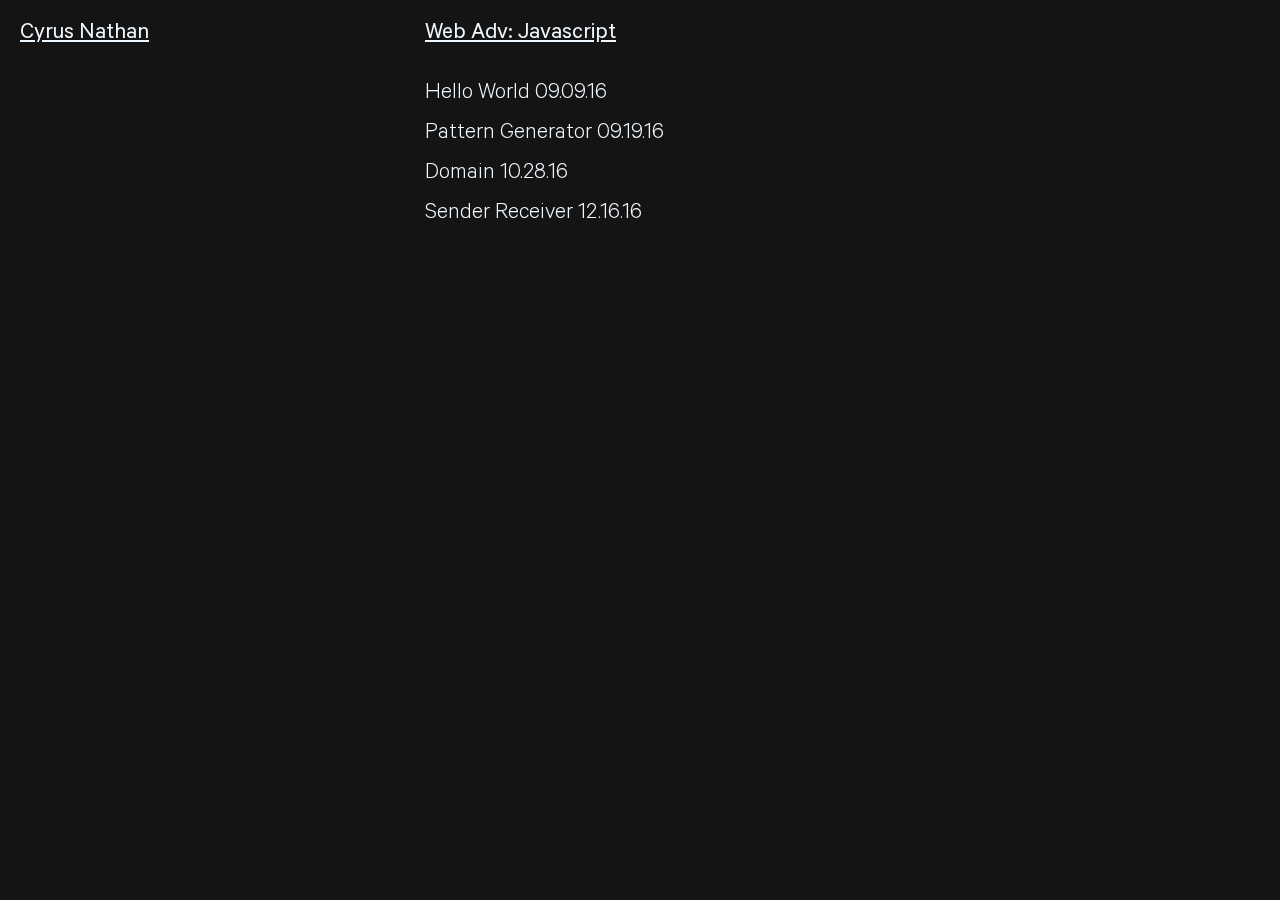
<file: index.html>
<html>
<head>
	<meta charset="utf-16">
	<title>Cyrus Nathan</title>
	<link rel="stylesheet" href="css/home.css">
</head>

<body>


<div id="left" class="titles">
		<a href="http://cyrus.webadvanced.tk/">Cyrus Nathan</a>
	</div>

<div id="right" class="titles">
			<a href="http://webadvanced.tk/">Web Adv: Javascript</a>
		</div>

<div id="helloworld" class="assignments">
<a href="assignment_1/index.html">Hello World 09.09.16</a>
</div>

<div id="patterngenerator" class="assignments">
<a href="assignment_2/index.html">Pattern Generator 09.19.16</a>
</div>

<div id="domain" class="assignments">
<a href="assignment_3/index.html">Domain 10.28.16</a>
</div>

<div id="senderreceiver" class="assignments">
<a href="assignment_4/index.html">Sender Receiver 12.16.16</a>
</div>



</body>
</html>
</file>
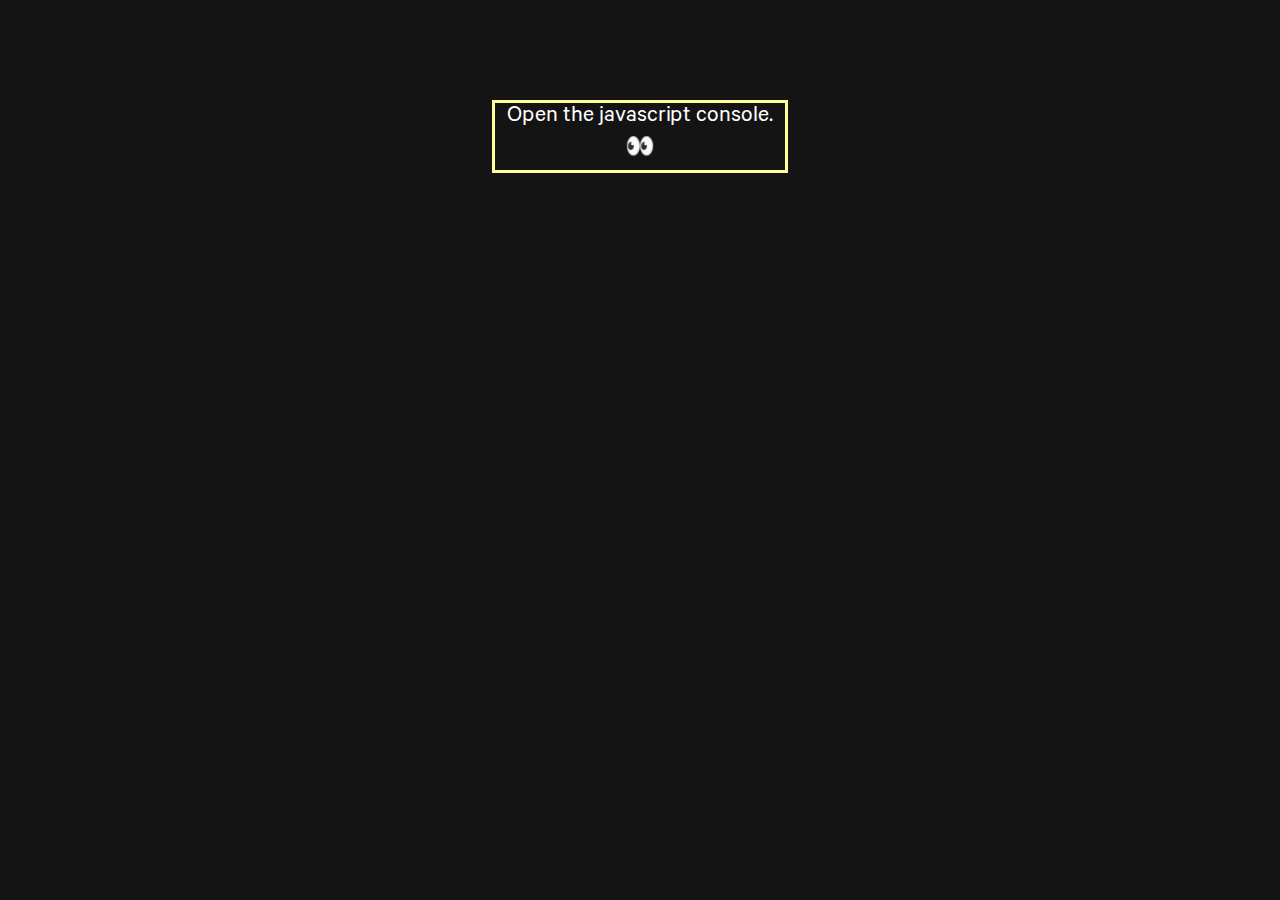
<file: assignment_2/index.html>
<html>
  <head>
    <title>BQE GRAND PRIX</title>
    <script src="script.js"></script>
    <link rel="stylesheet" href="style.css">
    <meta charset="utf-16">

  </head>

  <body id="body">

  <div id="ins">Open the javascript console.<br>
  👀</div>

  <audio controls hidden>
  <audio autoplay src="bqe.mp3"></audio>





  </body>
</html>
</file>
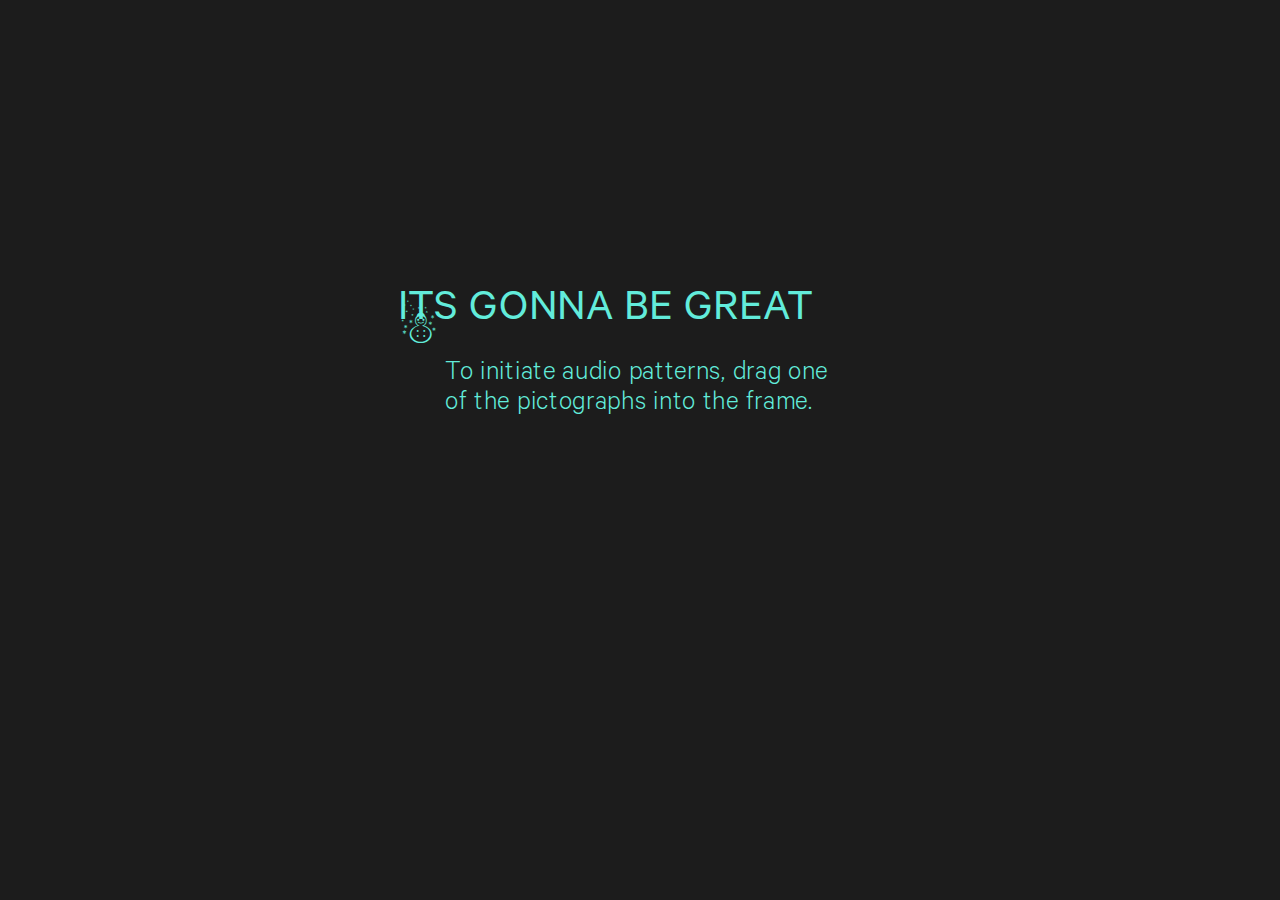
<file: assignment_3/index.html>
<html>
<head>
	<meta charset="utf-16">
	<title>itsgonnabegreat</title>
	<link rel="stylesheet" href="css/style.css">
</head>

<body>

<div id="splash1" class="maintxt">
ITS GONNA BE GREAT       ☃</div>

<div id="splash2" class="maintxt">
To initiate audio patterns, drag one of the pictographs into the frame.      </div>


<script src="js/jq.js"></script>
<script src="js/script1.js"></script>
</body>
</html>
</file>
<file: assignment_4/index.html>
<html>
<head>
	<meta charset="utf-16">
	<title>917 WINDSPEED</title>
	<link rel="stylesheet" href="css/style.css">
</head>
	
	<body>
		
		<body onload="setInterval('updateClock()', 200);">
		
		<div id="clock">
		</div>

		<div id="left" class="titles">
		<a href="#">*917 Windspeed*</a>
		</div>
		
		<main>
		<div id ="flag" class="invisible"></div>
		<div id ="flag2" class="invisible"></div>
		<div id ="flag3" class="invisible"></div>
		<div id ="flag4" class="invisible"></div>
		</main>
		
		<audio id="myAudio" controls hidden>
  		<audio autoplay loop src="sound/wind.mp3"></audio>

	
<!-- CLOCK & WEATHER -->

<script type="text/javascript" src="js/jq.js"></script>
<script type="text/javascript" src="js/clock.js"></script>
<script src="https://cdnjs.cloudflare.com/ajax/libs/jquery/2.2.0/jquery.min.js"></script>
<script src="js/weather.js"></script>


</body>
</html>
</file>
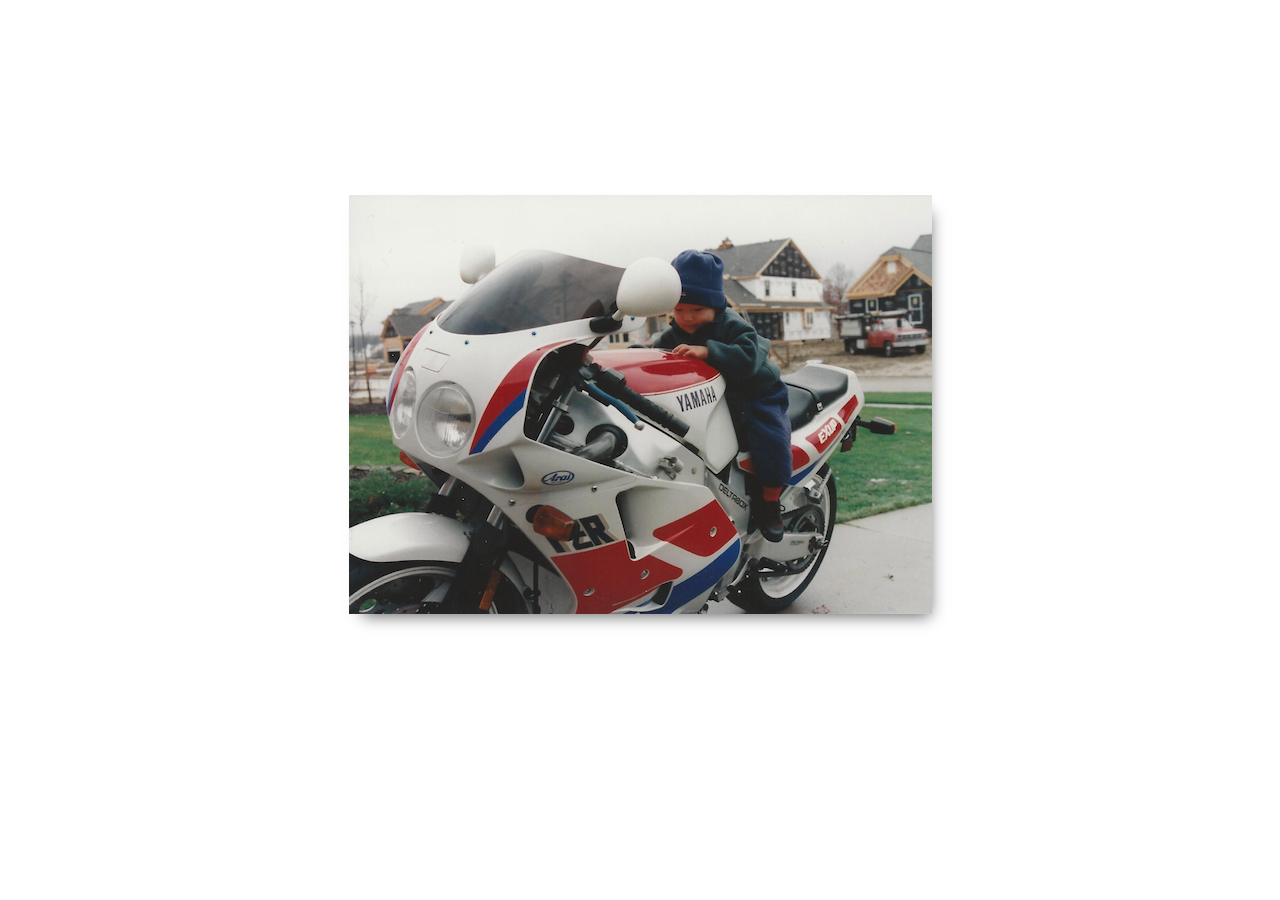
<file: assignment_1/index_2.html>
<html>
  <head>
    <title>2</title>
    <link rel="stylesheet" href="css/style.css">
    <script src="js/jquery-1.11.3.js"></script>
    <script src="js/script2.js"></script>
    <meta charset="utf-16">
  </head>

  <body id="body">


  <div id="page2" class="text"></div>
  <div id="babypic" class="img"></div>



  </body>
</html>
</file>
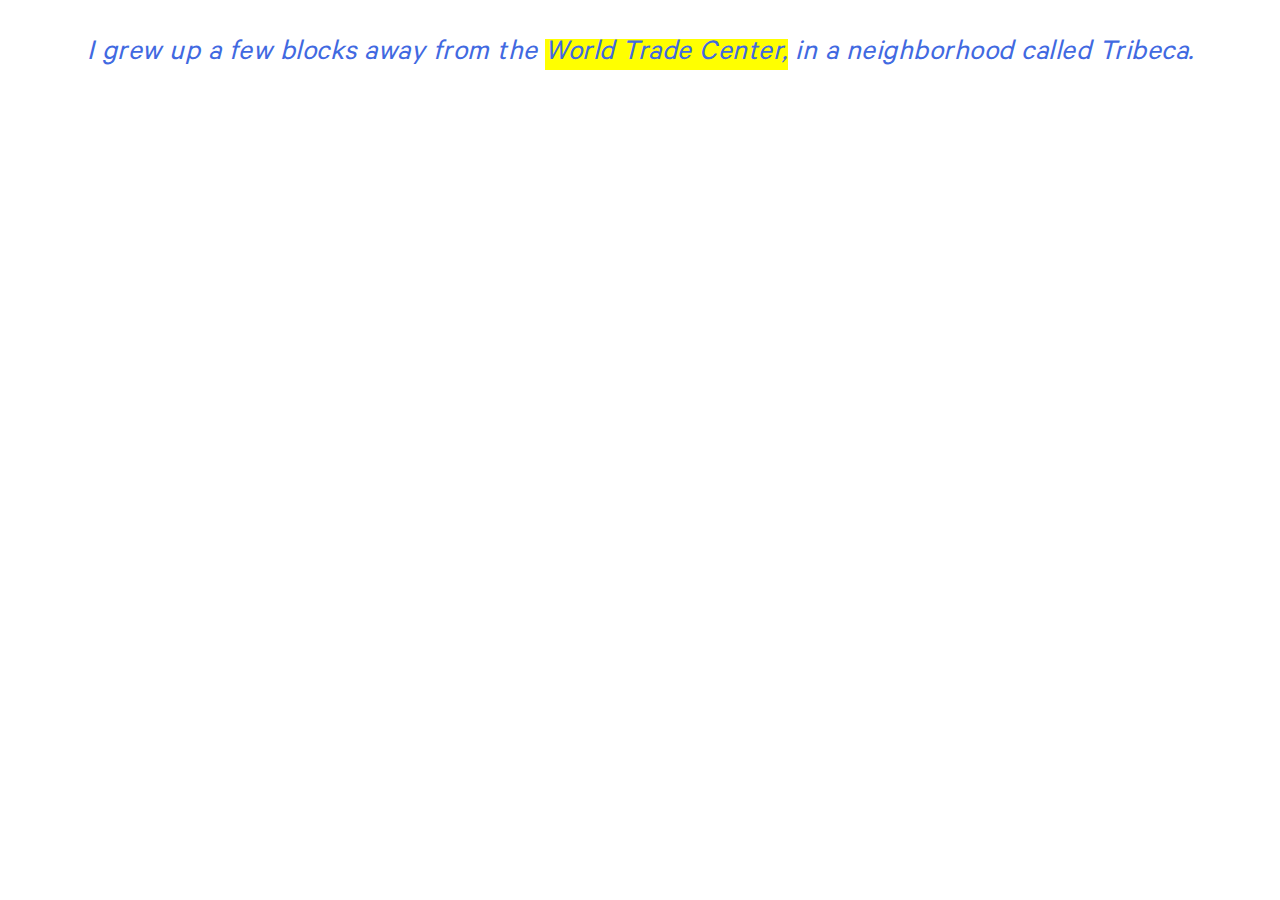
<file: assignment_1/index_3.html>
<html>
  <head>
    <title>3</title>
    <link rel="stylesheet" href="css/style.css">
    <script src="js/jquery-1.11.3.js"></script>
      <script src="js/script4.js"></script>
    <meta charset="utf-16">
  </head>

  <body id="body">

  <div id="page3" class="text">I grew up a few blocks away from the <mark>World Trade Center,</mark> in a neighborhood called Tribeca.</div>
  <div id="tri" class="hidden"></div>
  <div id="audio1" class="invisible">
      <audio controls autoplay id="aud1">
        <source id="src1" src="" type="audio/mp3">
      </audio>
    </div>

  <div id="page3b" class="text hidden">After 911 the neighborhood was filled
    with construction sites and other vacant spaces.<br>The situation inspired my friends and I
    to have fun wherever we could.<br> We began sneaking into <a href="index_4.html"><mark>places</mark></a> all the time.

  </div>


  </body>
</html>
</file>
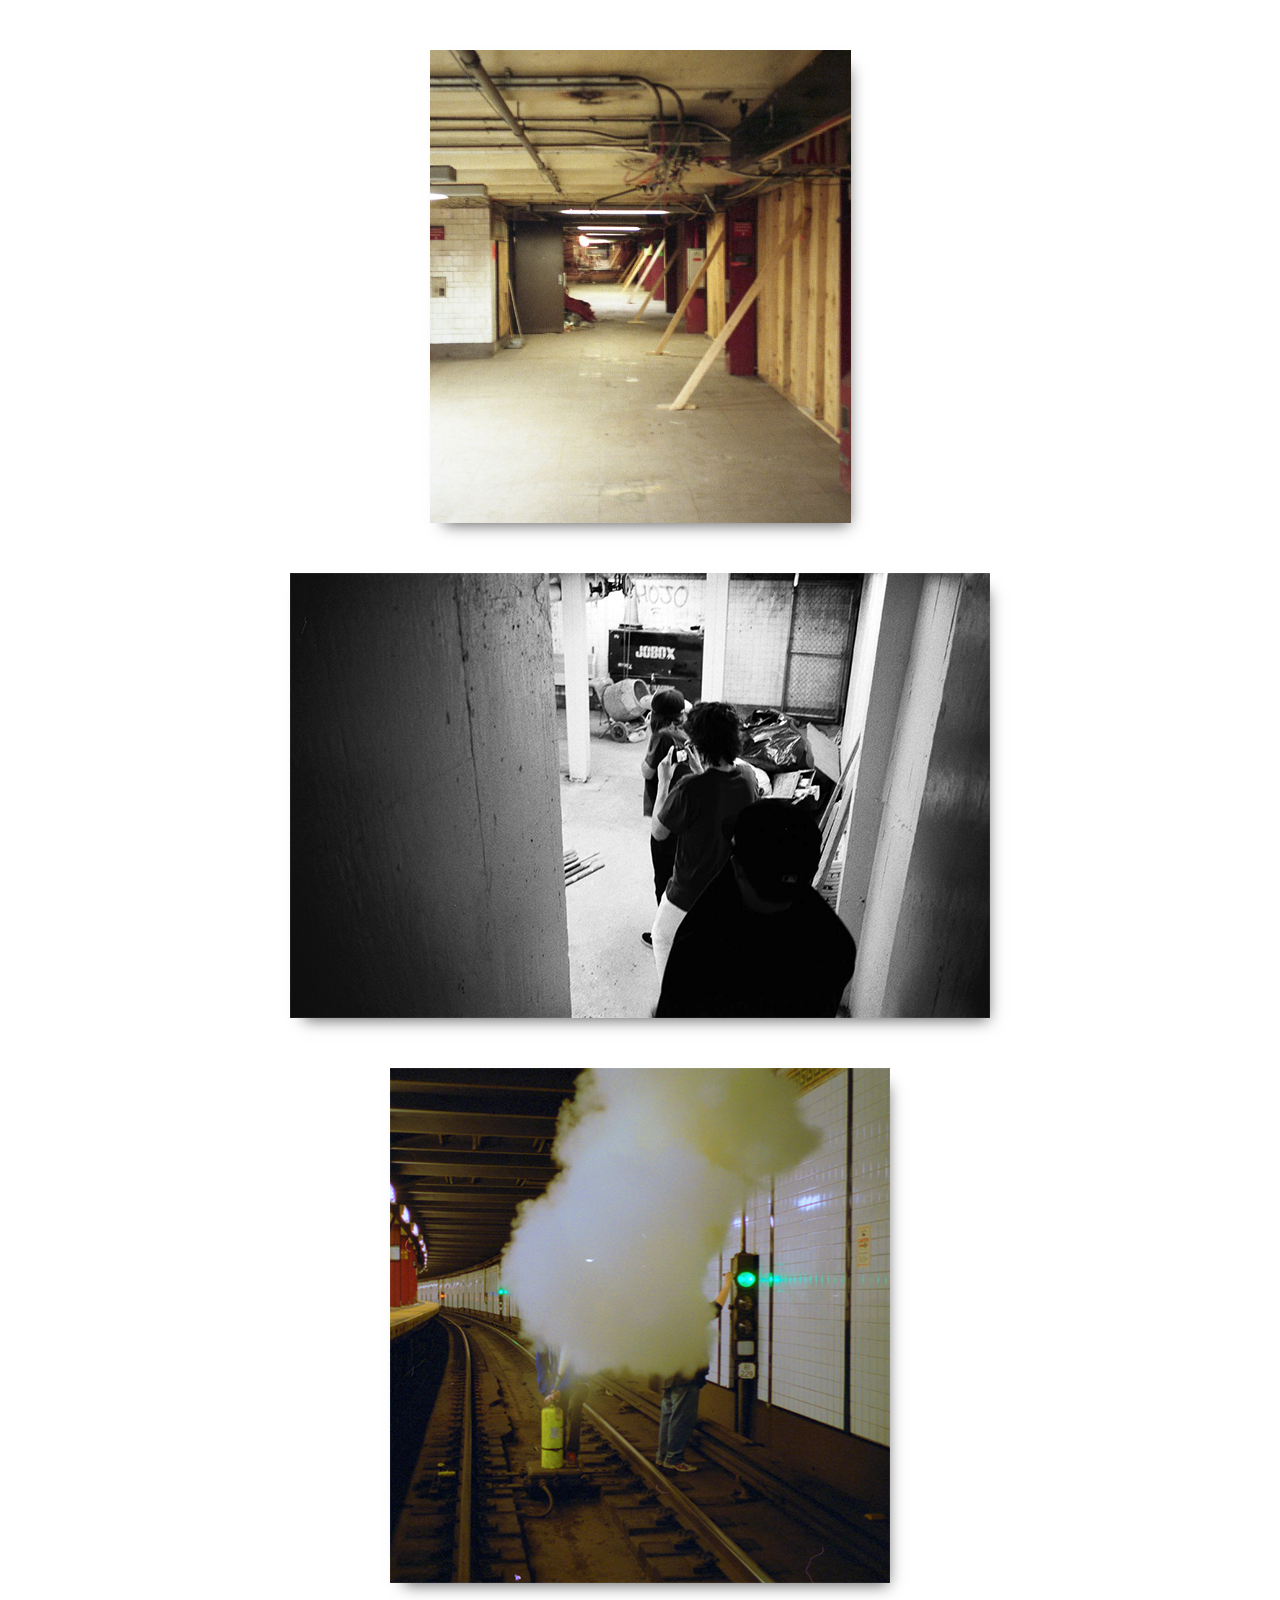
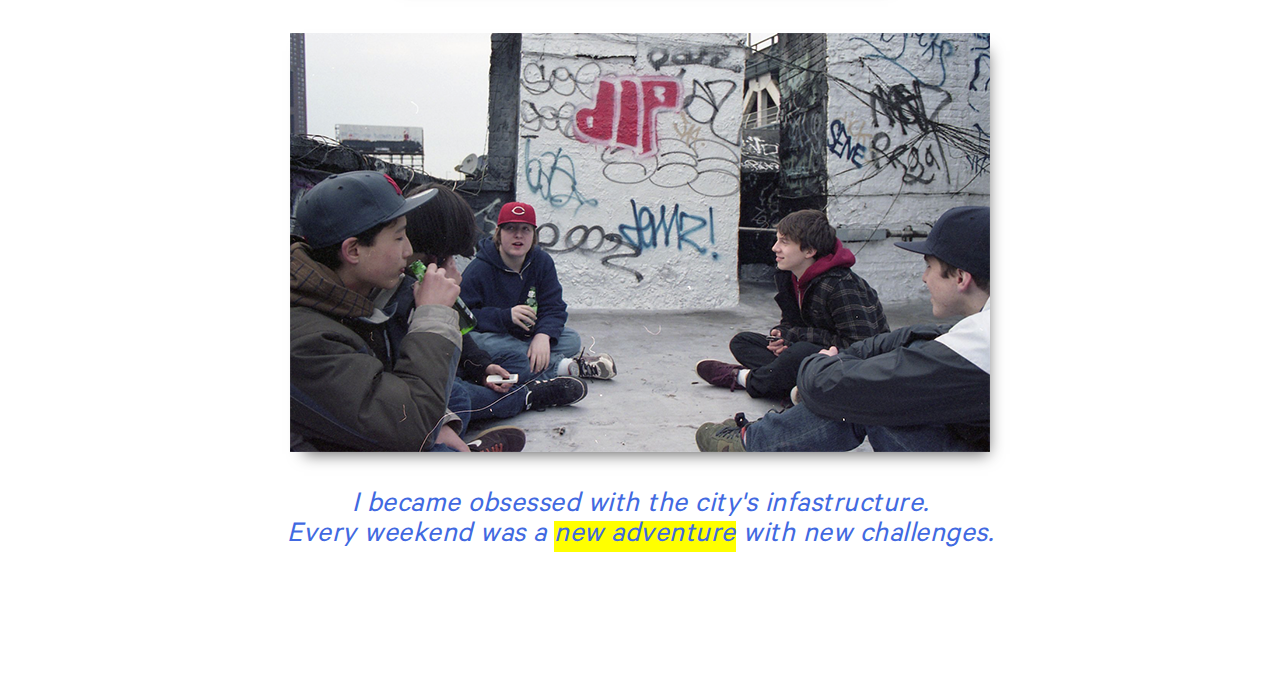
<file: assignment_1/index_4.html>
<html>
  <head>
    <title>4</title>
    <link rel="stylesheet" href="css/style.css">
    <script src="js/jquery-1.11.3.js"></script>
    <meta charset="utf-16">
  </head>

  <body id="body">

  <div id="loc1" class="img"></div>
  <div id="loc3" class="img"></div>
  <div id="loc4" class="img"></div>
  <div id="loc2" class="img"></div>

  <div id="page4" class="text">I became obsessed with the city's infastructure.<br>
    Every weekend was a <a href="index_5.html"><mark>new adventure</mark></a> with new challenges.</div>

  <audio controls hidden>
  <audio autoplay src="audio/shook.wav"></audio>


</body>
</html>
</file>
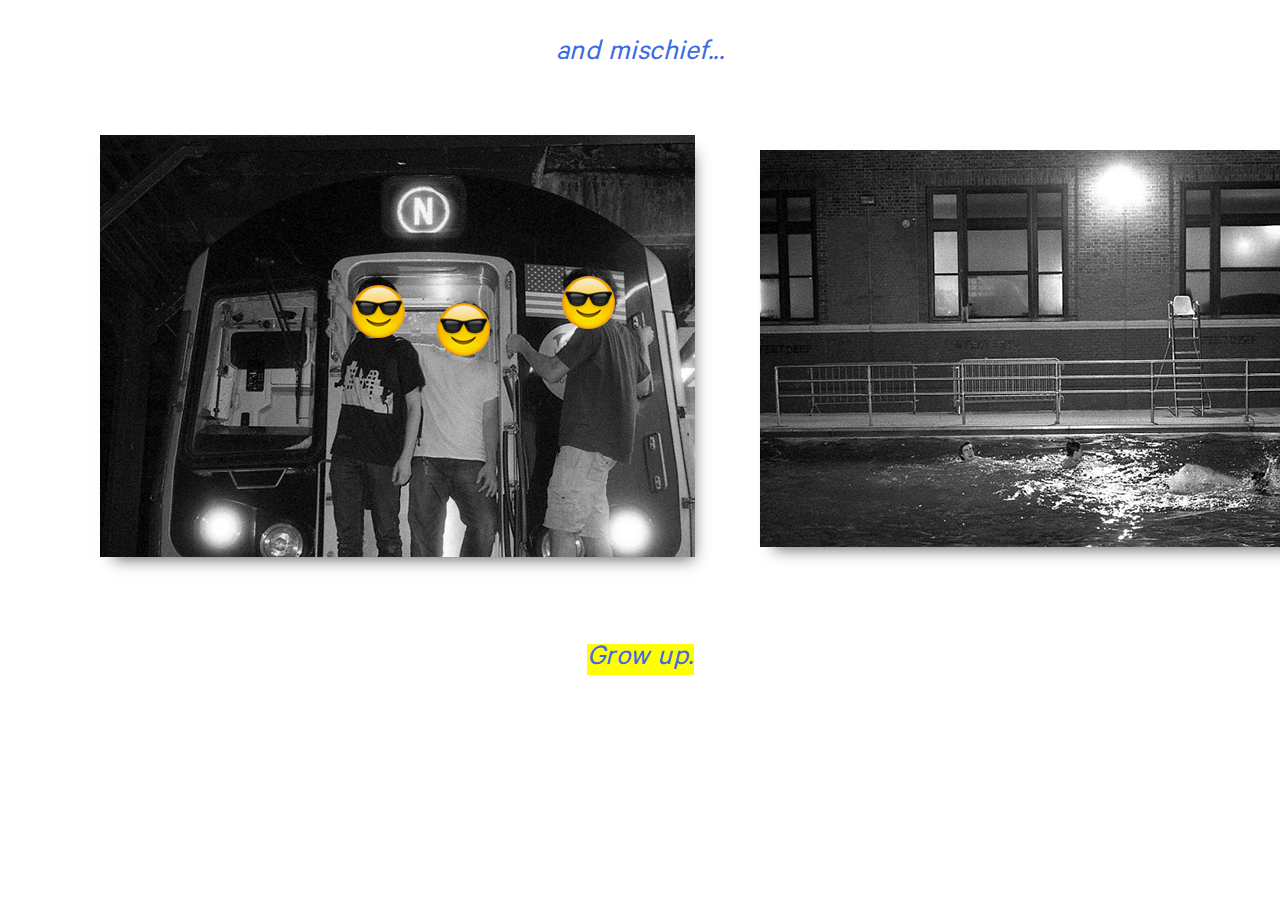
<file: assignment_1/index_5.html>
<html>
  <head>
    <title>5</title>
    <link rel="stylesheet" href="css/style.css">
    <script src="js/jquery-1.11.3.js"></script>
    <meta charset="utf-16">
  </head>

  <body id="body">

  <div id="page5" class="text">and mischief...</div>
  <div id="mis1" class="img"></div>
  <div id="mis2" class="img"></div>
  <div id="page5b" class="text"><a href="index_6.html"><mark>Grow up.</mark></a></div>



  <audio controls hidden>
    <audio autoplay src="audio/horn.mp3"></audio>

    <audio controls hidden>
    <audio autoplay src="audio/splash.mp3"></audio>



</body>
</html>
</file>
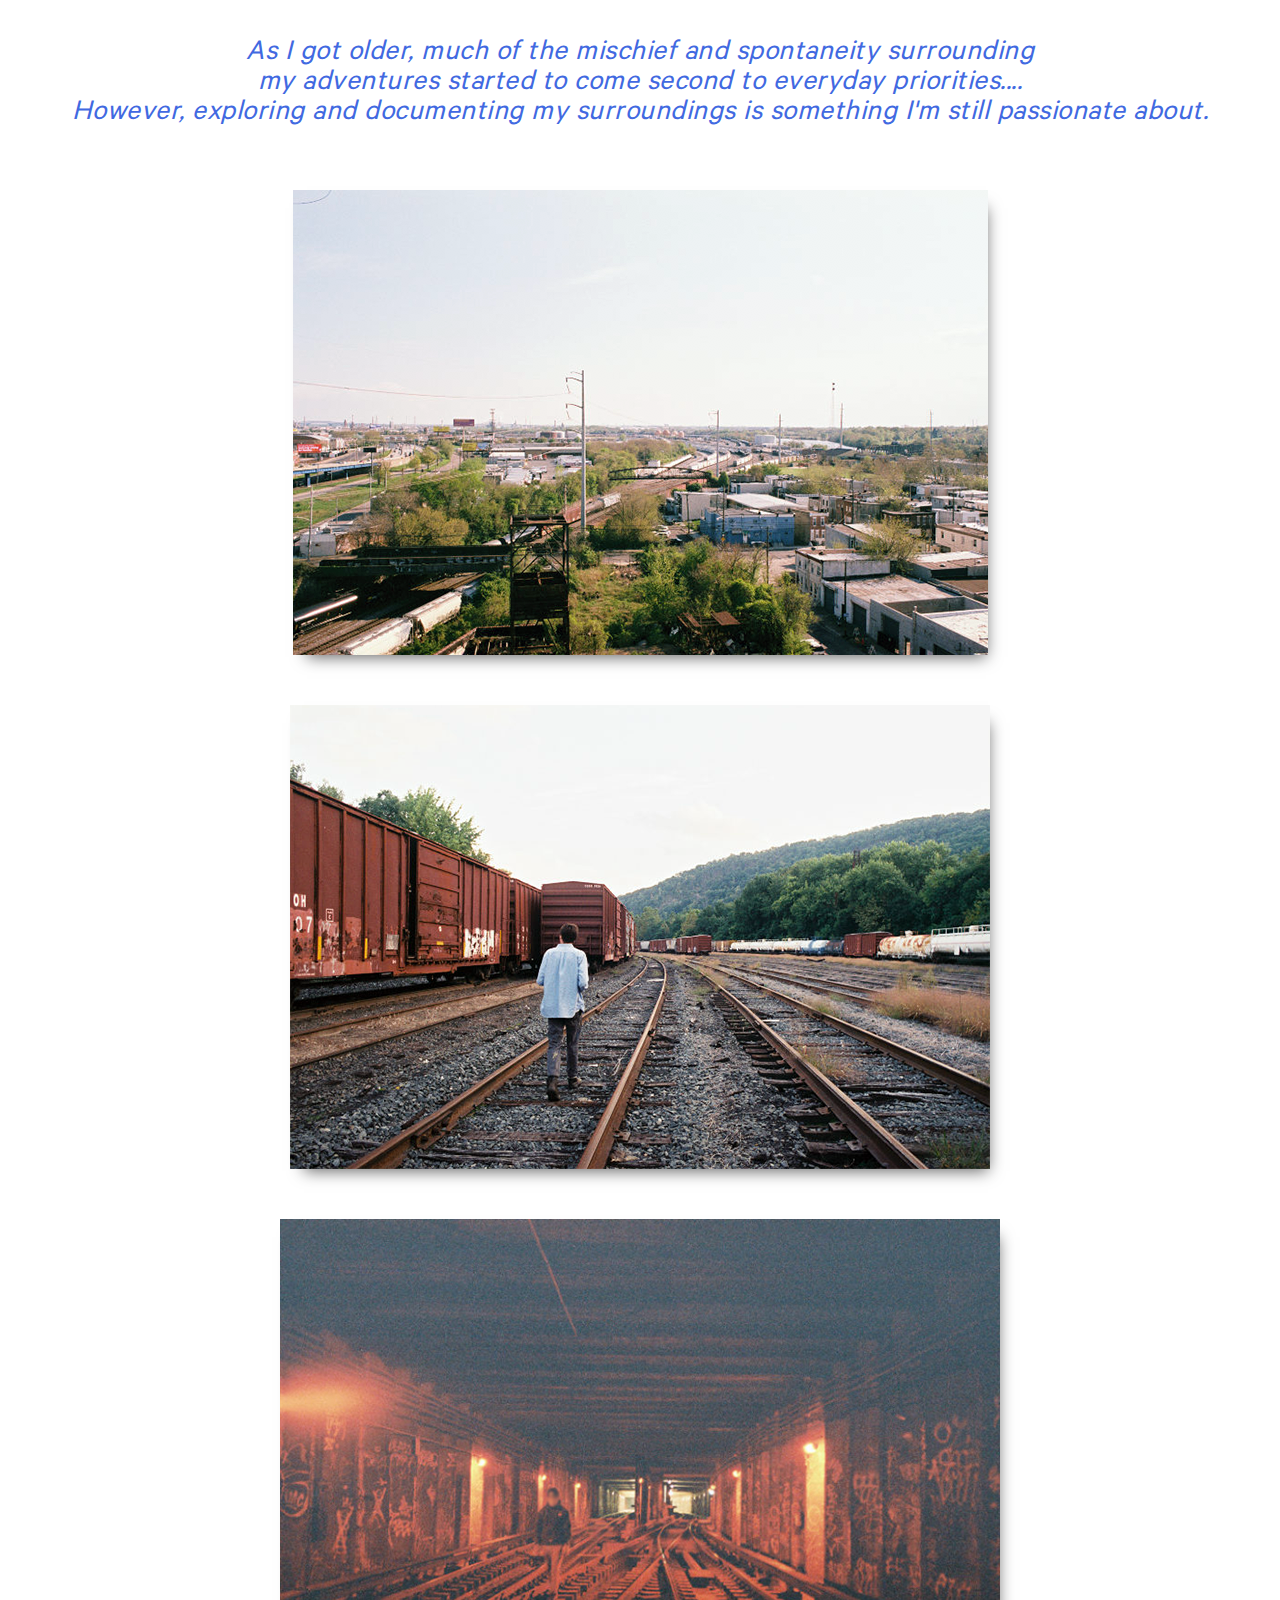
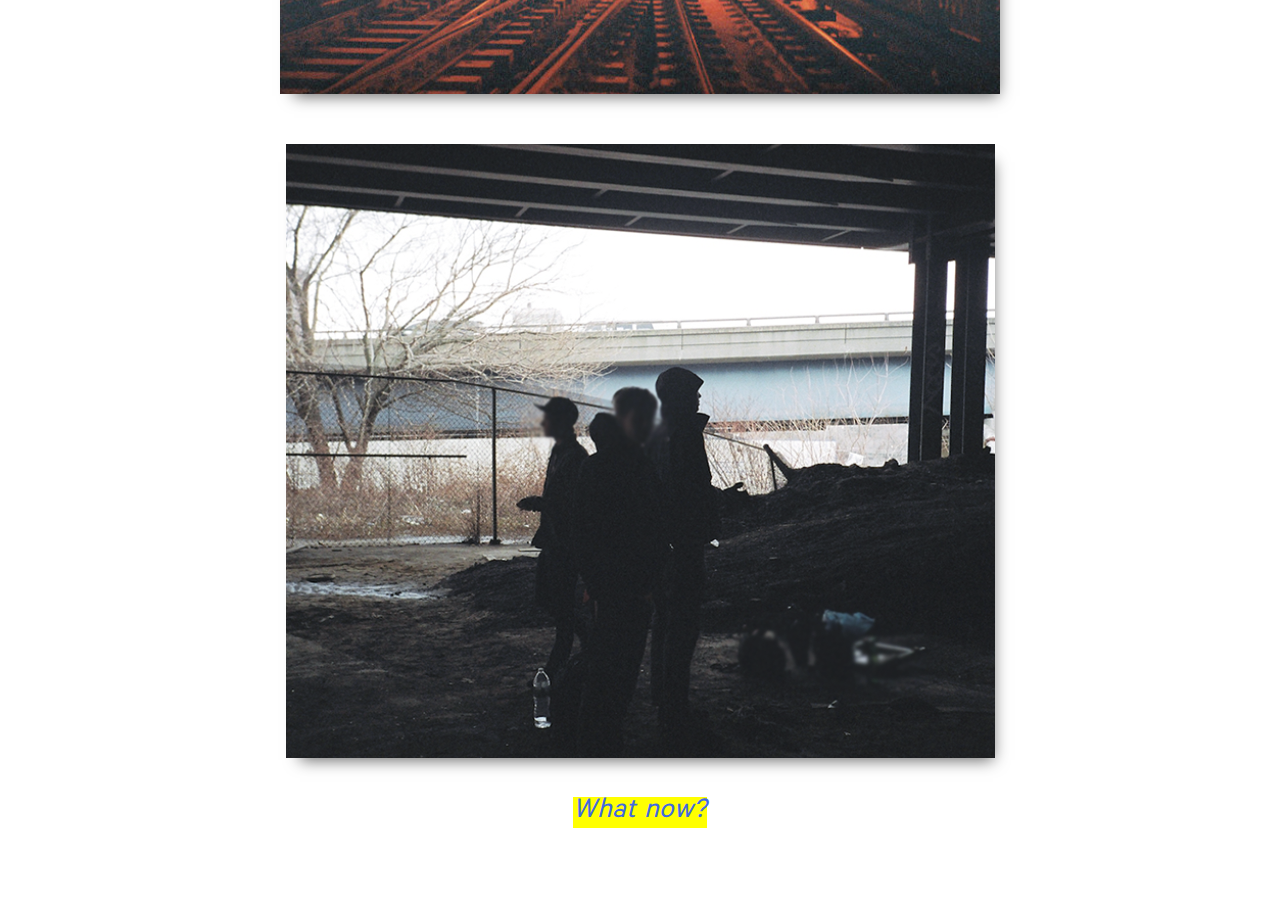
<file: assignment_1/index_6.html>
<html>
  <head>
    <title>6</title>
    <link rel="stylesheet" href="css/style.css">
    <script src="js/jquery-1.11.3.js"></script>
    <meta charset="utf-16">
  </head>

  <body id="body">

  <div id="page6" class="text">As I got older, much of the mischief and spontaneity surrounding
  <br>my adventures started to come second to everyday priorities....<br>However, exploring and documenting my surroundings is something I'm still passionate about.<br></div>
  <div id="loc5" class="img"></div>
  <div id="loc6" class="img"></div>
  <div id="loc7" class="img"></div>
  <div id="loc8" class="img"></div>

  <div id="page6b" class="text"><a href="index_7.html"><mark>What now?</mark></a></div>



  <audio controls hidden>
    <audio autoplay src="audio/unwanted.wav"></audio>


</body>
</html>
</file>
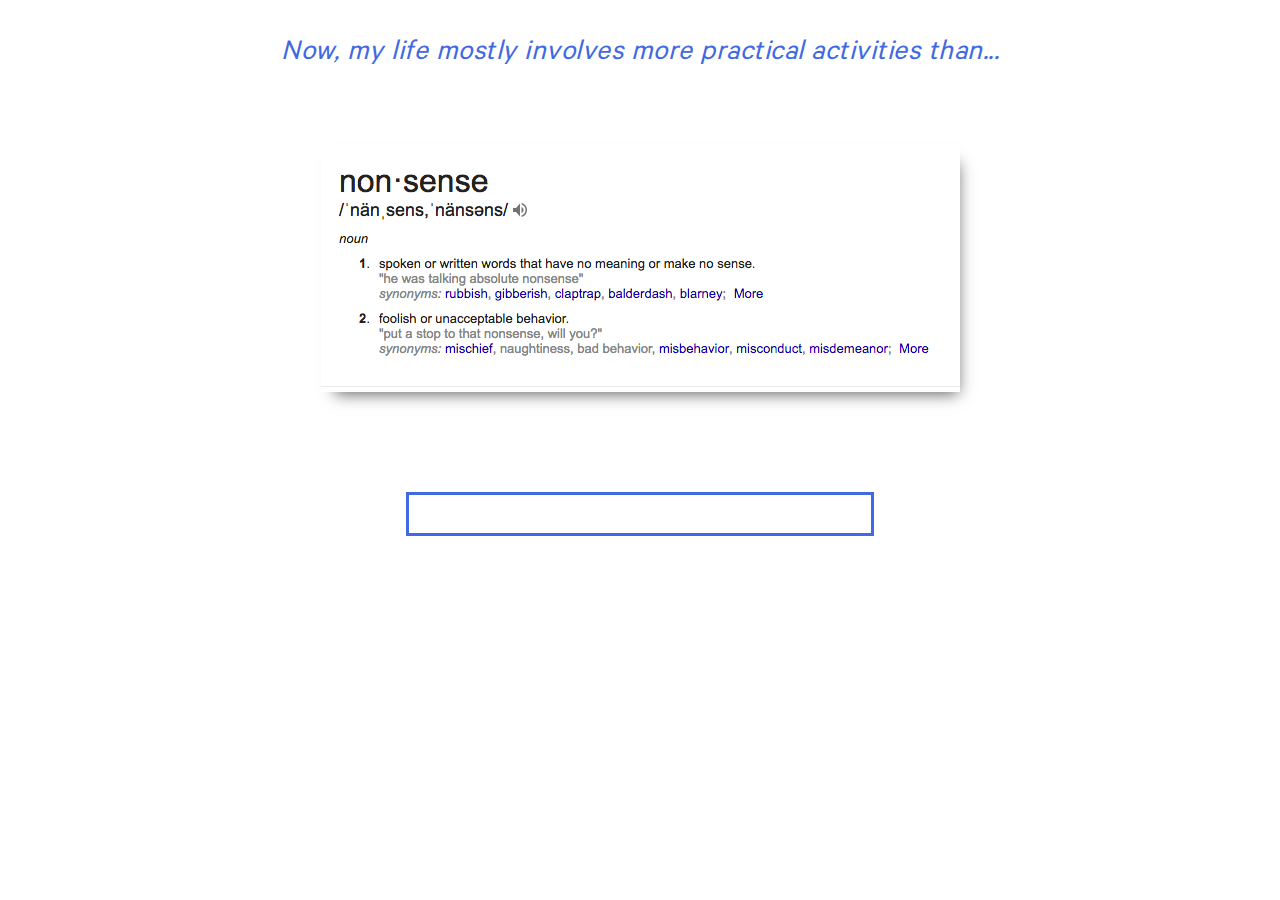
<file: assignment_1/index_7.html>
<html>
  <head>
    <title>7</title>
    <link rel="stylesheet" href="css/style.css">
    <script src="js/jquery-1.11.3.js"></script>
      <script src="js/script5.js"></script>
    <meta charset="utf-16">
  </head>

  <body id="body">

  <div id="page7" class="text">Now, my life mostly involves more practical activities than...</div>
  <div id="nonsense" class="img"></div>
  <div id="emojis"></div>


  </body>
</html>
</file>
<file: assignment_1/index_8.html>
<html>
  <head>
    <title>8</title>
    <link rel="stylesheet" href="css/style.css">
    <script src="js/jquery-1.11.3.js"></script>
      <script src="js/script6.js"></script>
    <meta charset="utf-16">
  </head>

  <body id="body">

  <div id="page8" class="text">But...</div>
  <div id="page8b" class="text hidden">The sentiment of exploration and questioning my surroundings<br>
  serves as a basis for the ways in which I engage with design, and life in general.</div>


  <div id="page8c" class="text hidden"><a href="index_9.html"><mark>ok we get it...</mark></a>
  </div>

  <div id="audio2" class="invisible">
      <audio controls autoplay id="aud2">
        <source id="src2" src="" type="audio/mp3">
      </audio>
    </div>



  </body>
</html>
</file>
<file: css/home.css>
/* TYPE*/

@font-face {
  font-family: 'calibre';
  src: url('../fonts/calibre-regular.ttf') format('truetype'); /* Chrome 6+, Firefox 3.6+, IE 9+, Safari 5.1+ */
  url('../fonts/calibre-reg.ttf') format('truetype'); /* Chrome 4+, Firefox 3.5, Opera 10+, Safari 3â€”5 */
}

@font-face {
  font-family: 'calibre-light';
  src: url('../fonts/calibre-light.ttf') format('truetype'); /* Chrome 6+, Firefox 3.6+, IE 9+, Safari 5.1+ */
  url('../fonts/calibre-light.ttf') format('truetype'); /* Chrome 4+, Firefox 3.5, Opera 10+, Safari 3â€”5 */
}

@font-face {
  font-family: 'calibre-bold';
  src: url('../fonts/calibre-bold.ttf') format('truetype'); /* Chrome 6+, Firefox 3.6+, IE 9+, Safari 5.1+ */
  url('../fonts/calibre-bold.ttf') format('truetype'); /* Chrome 4+, Firefox 3.5, Opera 10+, Safari 3â€”5 */
}

/* FADE IN*/

@keyframes fadein {
    from { opacity: 0; }
    to   { opacity: 1; }
}
@-moz-keyframes fadein {
    from { opacity: 0; }
    to   { opacity: 1; }
}
@-webkit-keyframes fadein {
    from { opacity: 0; }
    to   { opacity: 1; }
}
@-ms-keyframes fadein {
    from { opacity: 0; }
    to   { opacity: 1; }
}
@-o-keyframes fadein {
    from { opacity: 0; }
    to   { opacity: 1; }
}


body{
  font-family: 'calibre';
  font-size: 24px;
  background-color: rgba(0, 0, 0, 0.92);
  -webkit-animation: fadein 2.5s; /* Safari, Chrome and Opera > 12.1 */
  -moz-animation: fadein 2.5s; /* Firefox < 16 */
  -ms-animation: fadein 2.5s; /* Internet Explorer */
  -o-animation: fadein 2.5s; /* Opera < 12.1 */
  animation: fadein 2.5s;
  }


.titles {
font-weight: normal;
color: #F0F8FF;
}

a {
    color: #F0F8FF;
    text-decoration: none;
  }
a:hover {
    opacity: 0.80;

  }

#left {
    text-decoration: underline;
    position: fixed;
    font-weight: normal;
    top: 20;
    left: 20;
  }

#right {
    text-decoration: underline;
    position: fixed;
    font-weight: normal;
    top: 20;
    left: 425;
    text-align: right;
  }

.assignments {
  font-family: 'calibre-light';
  font-weight: lighter;
}

#helloworld {
position: fixed;
top: 80;
left: 425;
  }

#patterngenerator {
position: fixed;
top: 120;
left: 425;
    }

#domain {
position: fixed;
top: 160;
left: 425;
    }

#senderreceiver {
position: fixed;
top: 200;
left: 425;
    }
</file>
<file: assignment_2/style.css>
/* TYPE*/

@font-face {
  font-family: 'calibre';
  src: url('fonts/calibre-regular.ttf') format('truetype'); /* Chrome 6+, Firefox 3.6+, IE 9+, Safari 5.1+ */
  url('fonts/calibre-regular.ttf') format('truetype'); /* Chrome 4+, Firefox 3.5, Opera 10+, Safari 3â€”5 */
}

@font-face {
  font-family: 'calibre-light';
  src: url('fonts/calibre-light.ttf') format('truetype'); /* Chrome 6+, Firefox 3.6+, IE 9+, Safari 5.1+ */
  url(fonts/calibre-light.ttf') format('truetype'); /* Chrome 4+, Firefox 3.5, Opera 10+, Safari 3â€”5 */
}

@font-face {
  font-family: 'calibre-bold';
  src: url('fonts/calibre-bold.ttf') format('truetype'); /* Chrome 6+, Firefox 3.6+, IE 9+, Safari 5.1+ */
  url('fonts/calibre-bold.ttf') format('truetype'); /* Chrome 4+, Firefox 3.5, Opera 10+, Safari 3â€”5 */
}

/* FADE IN*/

@keyframes fadein {
    from { opacity: 0; }
    to   { opacity: 1; }
}
@-moz-keyframes fadein {
    from { opacity: 0; }
    to   { opacity: 1; }
}
@-webkit-keyframes fadein {
    from { opacity: 0; }
    to   { opacity: 1; }
}
@-ms-keyframes fadein {
    from { opacity: 0; }
    to   { opacity: 1; }
}
@-o-keyframes fadein {
    from { opacity: 0; }
    to   { opacity: 1; }
}


body{
  font-family: 'calibre';
  font-size: 24px;
  font-weight: normal;
  background-color: rgba(0, 0, 0, 0.92);
  -webkit-animation: fadein 2.5s; /* Safari, Chrome and Opera > 12.1 */
  -moz-animation: fadein 2.5s; /* Firefox < 16 */
  -ms-animation: fadein 2.5s; /* Internet Explorer */
  -o-animation: fadein 2.5s; /* Opera < 12.1 */
  animation: fadein 2.5s;
  }



#ins {
    position: absolute;
    margin-left: auto;
    margin-right: auto;
    text-align: center;
    left: 0;
    top: 100px;
    right: 0;
    color: white;
    height: 67px;
    width:  290px;
    border-style: solid;
    border-width: medium;
    border-color: #FFFF99;

  }
</file>
<file: assignment_3/css/style.css>
/* TYPE*/

@font-face {
  font-family: 'calibre';
  src: url('../fonts/calibre-regular.ttf') format('truetype'); /* Chrome 6+, Firefox 3.6+, IE 9+, Safari 5.1+ */
  url('../fonts/calibre-regular.ttf') format('truetype'); /* Chrome 4+, Firefox 3.5, Opera 10+, Safari 3â€”5 */
}

@font-face {
  font-family: 'calibre-light';
  src: url('../fonts/calibre-light.ttf') format('truetype'); /* Chrome 6+, Firefox 3.6+, IE 9+, Safari 5.1+ */
  url('../fonts/calibre-light.ttf') format('truetype'); /* Chrome 4+, Firefox 3.5, Opera 10+, Safari 3â€”5 */
}

@font-face {
  font-family: 'calibre-bold';
  src: url('../fonts/calibre-bold.ttf') format('truetype'); /* Chrome 6+, Firefox 3.6+, IE 9+, Safari 5.1+ */
  url('../fonts/calibre-bold.ttf') format('truetype'); /* Chrome 4+, Firefox 3.5, Opera 10+, Safari 3â€”5 */
}

/* FADE IN*/

@keyframes fadein {
    from { opacity: 0; }
    to   { opacity: 1; }
}
@-moz-keyframes fadein {
    from { opacity: 0; }
    to   { opacity: 1; }
}
@-webkit-keyframes fadein {
    from { opacity: 0; }
    to   { opacity: 1; }
}
@-ms-keyframes fadein {
    from { opacity: 0; }
    to   { opacity: 1; }
}
@-o-keyframes fadein {
    from { opacity: 0; }
    to   { opacity: 1; }
}

/*CONTENT*/

body{
  font-family: 'calibre';
  background-color: rgba(0, 0, 0, 0.89);
  -webkit-animation: fadein 2.5s; /* Safari, Chrome and Opera > 12.1 */
  -moz-animation: fadein 2.5s; /* Firefox < 16 */
  -ms-animation: fadein 2.5s; /* Internet Explorer */
  -o-animation: fadein 2.5s; /* Opera < 12.1 */
  animation: fadein 2.5s;
  }

.maintxt {
    color: #62ECDB;
    line-height: 24px;
    letter-spacing: 0.7px;

  }

/* SPLASH PAGE TXT*/

#splash1 {
  font-size: 46px;
  font-family: 'calibre';
  position: absolute;
  margin-left: auto;
  margin-right: auto;
  left: 0;
  right: 0;
  top: 300px;
  width: 485px;
  height: 90px;
  }

#splash2 {
  font-size: 28px;
  font-family: 'calibre-light';
  line-height: 30px;
  position: absolute;
  margin-left: auto;
  margin-right: auto;
  left: 0;
  right: 0;
  top: 360px;
  width: 390px;
  height: 90px;
  }

/* FRAME AREA*/

#frame {
    position: absolute;
    width: 550px;
    height: 350px;
    border-color: #62ECDB;
    border-style: solid;
    top: 150px;
    right: 160px;
    z-index: 10;
    }

/* PICTORGRAMS*/

.pics {
  top: 300px;
  left: 120px;
  display: inline-block;
  z-index: 100;
  color: #62ECDB;
  font-size: 50px;
  line-height: 60px;
  letter-spacing: 10px;
  position: relative;
  cursor: crosshair;
}

.invisible {
  visibility: hidden;
}

#frame .pics:hover {
  opacity: 0.3;
  cursor: url('../images/remove.png'), auto;
}

#play {
position: absolute;
top: 540px;
left: 724px;
width: 40px;
height: 40px;
background-image: url('../images/play.png');
  }

}


/* INDIVIDUAL ELEMENTS*/

#1 {
position: absolute;
}
#2 {
position: absolute;
}
#3 {
position: absolute;
}
#4 {
position: absolute;
}
#5 {
position: absolute;
}
#6 {
position: absolute;
}
#7 {
position: absolute;
}
#9 {
position: absolute;
}
#10 {
position: absolute;
}
#11 {
position: absolute;
}
#12 {
position: absolute;
}
#13 {
position: absolute;
}
</file>
<file: assignment_4/css/style.css>
/* TYPE*/

@font-face {
  font-family: 'calibre';
  src: url('../fonts/calibre-regular.ttf') format('truetype'); /* Chrome 6+, Firefox 3.6+, IE 9+, Safari 5.1+ */
  url('../fonts/calibre-regular.ttf') format('truetype'); /* Chrome 4+, Firefox 3.5, Opera 10+, Safari 3â€”5 */
}

@font-face {
  font-family: 'calibre-light';
  src: url('../fonts/calibre-light.ttf') format('truetype'); /* Chrome 6+, Firefox 3.6+, IE 9+, Safari 5.1+ */
  url('../fonts/calibre-light.ttf') format('truetype'); /* Chrome 4+, Firefox 3.5, Opera 10+, Safari 3â€”5 */
}

@font-face {
  font-family: 'calibre-bold';
  src: url('../fonts/calibre-bold.ttf') format('truetype'); /* Chrome 6+, Firefox 3.6+, IE 9+, Safari 5.1+ */
  url('../fonts/calibre-bold.ttf') format('truetype'); /* Chrome 4+, Firefox 3.5, Opera 10+, Safari 3â€”5 */
}

/* FADE IN*/

@keyframes fadein {
    from { opacity: 0; }
    to   { opacity: 1; }
}
@-moz-keyframes fadein {
    from { opacity: 0; }
    to   { opacity: 1; }
}
@-webkit-keyframes fadein {
    from { opacity: 0; }
    to   { opacity: 1; }
}
@-ms-keyframes fadein {
    from { opacity: 0; }
    to   { opacity: 1; }
}
@-o-keyframes fadein {
    from { opacity: 0; }
    to   { opacity: 1; }
}


body {
  font-family: 'calibre-light';
  background-color: black;
  color: white;
  font-size: 19px;
    padding: 20px;
  letter-spacing: 1.2px;
  -webkit-animation: fadein 2.5s; /* Safari, Chrome and Opera > 12.1 */
  -moz-animation: fadein 2.5s; /* Firefox < 16 */
  -ms-animation: fadein 2.5s; /* Internet Explorer */
  -o-animation: fadein 2.5s; /* Opera < 12.1 */
  animation: fadein 2.5s;
  }


a {
    color: #F0F8FF;
    text-decoration: none;
  }
a:hover {
    opacity: 0.80;

  }

#left {
    position: fixed;
    font-weight: normal;
    top: 20;
    left: 20;
  }

#clock {
    position: fixed;
    font-weight: normal;
    top: 20;
    left: 425;
    text-align: left;
  }
  

.invisible {
  visibility: hidden;
}


#main {
 position: relative;
 height: 300px;
 width: 60%;
 margin: 0 auto;
 padding: 20px;
 resize: both;
 overflow: auto;
}


#flag {

padding: 20px;
position: absolute;
top: 46%;
left: 52%;
margin: -70px 0 0 -170px;
width: 260px;
height: 260px;
background-repeat: no-repeat;
background-image: url("../gif/WIND_1.gif");
z-index: -1;
}

#flag2 {
padding: 20px;
position: absolute;
top: 46%;
left: 52%;
margin: -70px 0 0 -170px;
width: 260px;
height: 260px;
background-repeat: no-repeat;
background-image: url("../gif/WIND_2.gif");
z-index: -2;
}

#flag3 {
padding: 20px;
position: absolute;
top: 46%;
left: 52%;
margin: -70px 0 0 -170px;
width: 260px;
height: 260px;
background-repeat: no-repeat;
background-image: url("../gif/WIND_3.gif");
z-index: -3;
}

#flag4 {
padding: 20px;
position: absolute;
top: 46%;
left: 52%;
margin: -70px 0 0 -170px;
width: 260px;
height: 260px;
background-repeat: no-repeat;
background-image: url("../gif/WIND_4.gif");
z-index: -4;
}
</file>
<file: assignment_1/css/style.css>
/* TYPEFACES */

@font-face {
  font-family: 'calibre';
  src: url('../fonts/calibre-regular.ttf') format('truetype'); /* Chrome 6+, Firefox 3.6+, IE 9+, Safari 5.1+ */
  url('../fonts/calibre-reg.ttf') format('truetype'); /* Chrome 4+, Firefox 3.5, Opera 10+, Safari 3â€”5 */
}

@font-face {
  font-family: 'calibre-bold';
  src: url('../fonts/calibre-bold.ttf') format('truetype'); /* Chrome 6+, Firefox 3.6+, IE 9+, Safari 5.1+ */
  url('../fonts/calibre-bold.ttf') format('truetype'); /* Chrome 4+, Firefox 3.5, Opera 10+, Safari 3â€”5 */
}

/* FADE IN */

  @keyframes fadein {
      from { opacity: 0; }
      to   { opacity: 1; }
  }
  /* Firefox < 16 */
  @-moz-keyframes fadein {
      from { opacity: 0; }
      to   { opacity: 1; }
  }
  /* Safari, Chrome and Opera > 12.1 */
  @-webkit-keyframes fadein {
      from { opacity: 0; }
      to   { opacity: 1; }
  }
  /* Internet Explorer */
  @-ms-keyframes fadein {
      from { opacity: 0; }
      to   { opacity: 1; }
  }
  /* Opera < 12.1 */
  @-o-keyframes fadein {
      from { opacity: 0; }
      to   { opacity: 1; }
  }

body {
  font-family: "calibre";
  color: #0000FF;
  background-color: white;
  -webkit-animation: fadein 2.5s; /* Safari, Chrome and Opera > 12.1 */
    -moz-animation: fadein 2.5s; /* Firefox < 16 */
      -ms-animation: fadein 2.5s; /* Internet Explorer */
      -o-animation: fadein 2.5s; /* Opera < 12.1 */
        animation: fadein 2.5s;
    }


.text {
  display: inline-block;
  font-style: italic;
  letter-spacing: 0.5px;
  font-size: 30px;
  line-height: 30px;
  color: #4169E1;
}

.img {
  -webkit-box-shadow: 6px 10px 15px -8px rgba(0,0,0,0.61);
  -moz-box-shadow: 6px 10px 15px -8px rgba(0,0,0,0.61);
  box-shadow: 6px 10px 15px -8px rgba(0,0,0,0.61);
  display: block;
}

.hidden {
  opacity: 0;
}

.invisible {
  visibility: hidden;
}

mark {
    background-color: yellow;
    color: #4169E1;
}

a {
  text-decoration: none;
}

#intro {
  display: block;
  width: 350px;
  height: 100px;
  padding: 20px;
  position: absolute;
  top: 50%;
  left: 50%;
  margin: -70px 0 0 -170px;
}

#page2 {
  display: block;
  text-align: center;
  height: 5px;
  margin-top: 40px;
  left: auto;
  right: auto;
}

#babypic {
  margin: auto;
  margin-top: 150px;
  top: 100px;
  width: 583px;
  height: 419px;
  background-image: url("../images/babypic.png");
}


#page3 {
  display: block;
  text-align: center;
  height: 5px;
  margin-top: 40px;
  left: auto;
  right: auto;
}

#tri {
  position: absolute;
  left: 0;
  right: 0;
  margin-left: auto;
  margin-right: auto;
  top: 100px;
  width: 588px;
  height: 344px;
  background-image: url("../images/911.gif");
}

#page3b {
  display: block;
  text-align: center;
  height: 5px;
  margin-top: 425px;
  left: auto;
  right: auto;
}

#loc1 {
  margin: auto;
  margin-top: 50px;
  width: 421px;
  height: 473px;
  background-image: url("../images/page4a.png");
}

#loc2 {
  margin: auto;
  margin-top: 50px;
  width: 700px;
  height: 419px;
  background-image: url("../images/page4b.png");
}

#loc3 {
  margin: auto;
  margin-top: 50px;
  width: 700px;
  height: 445px;
  background-image: url("../images/page4c.png");
  background-repeat: no-repeat;
}

#loc4 {
  margin: auto;
  margin-top: 50px;
  width: 500px;
  height: 515px;
  background-image: url("../images/page4d.png");
  background-repeat: no-repeat;
}

#page4 {
  display: block;
  text-align: center;
  height: 200px;
  margin-top: 40px;
  left: auto;
  right: auto;
}

#page5 {
  display: block;
  text-align: center;
  height: 5px;
  margin-top: 40px;
  left: auto;
  right: auto;
}

#mis1 {
  position: absolute;
  top: 135px;
  left: 100px;
  width: 595px;
  height: 422px;
  background-image: url("../images/mis1.png");
  background-repeat: no-repeat;
}

#mis2 {
  position: absolute;
  top: 150px;
  left: 760px;
  width: 559px;
  height: 397px;
  background-image: url("../images/mis2.png");
  background-repeat: no-repeat;
}

#page5b {
    display: block;
    text-align: center;
    height: 150px;
    margin-top: 600px;
    left: auto;
    right: auto;
  }

  #loc5 {
    margin: auto;
    margin-top: 50px;
    width: 695px;
    height: 465px;
    background-image: url("../images/loc5.png");
  }

  #loc6 {
    margin: auto;
    margin-top: 50px;
    width: 700px;
    height: 464px;
    background-image: url("../images/loc6.png");
  }

  #loc7 {
    margin: auto;
    margin-top: 50px;
    width: 720px;
    height: 475px;
    background-image: url("../images/loc7.png");
    background-repeat: no-repeat;
  }

  #loc8 {
    margin: auto;
    margin-top: 50px;
    width: 709px;
    height: 614px;
    background-image: url("../images/loc8.png");
    background-repeat: no-repeat;
  }

  #page6 {
    display: block;
    text-align: center;
    height: 100px;
    margin-top: 40px;
    left: auto;
    right: auto;
  }

  #page6b {
    display: block;
    text-align: center;
    height: 100px;
    margin-top: 40px;
    left: auto;
    right: auto;
  }

  #page7 {
    display: block;
    text-align: center;
    height: 5px;
    margin-top: 40px;
    left: auto;
    right: auto;
  }

  #nonsense {
    margin: auto;
    margin-top: 100px;
    width: 639px;
    height: 247px;
    background-image: url("../images/nonsense.png");
  }

  #emojis {
    margin: auto;
    margin-top: 100px;
    left: 0;
    right: 0;
    top: 30px;
    width: 462px;
    height: 38px;
    font-size: 200%;
    letter-spacing: 10px;
    border-style: solid;
    border-width: medium;
    border-color: #4169E1;
  }

  #page8 {
    display: block;
    text-align: center;
    height: 250px;
    margin-top: 40px;
    left: auto;
    right: auto;
  }

  #page8b {
    display: block;
    text-align: center;
    height: 250px;
    margin-top: 40px;
    left: auto;
    right: auto;
  }

  #page8c {
    display: block;
    text-align: center;
    height: 5px;
    margin-top: 40px;
    left: auto;
    right: auto;
  }

  #page9 {
    display: block;
    text-align: center;
    height: 5px;
    margin-top: 40px;
    left: auto;
    right: auto;
  }

  #int1 {
    margin: auto;
    margin-top: 50px;
    width: 700px;
    height: 450px;
    background-image: url("../images/int1.png");
  }

  #int2 {
    margin: auto;
    margin-top: 50px;
    width: 600px;
    height: 302px;
    background-image: url("../images/int2.jpg");
    background-repeat: no-repeat;
  }

  #int3 {
    margin: auto;
    margin-top: 50px;
    width: 959px;
    height: 534px;
    background-image: url("../images/int3.png");
    background-repeat: no-repeat;
  }

  #page9b {
    display: block;
    text-align: center;
    height: 250px;
    margin-top: 40px;
    left: auto;
    right: auto;
  }

  #outro {
    display: block;
    width: 114px;
    height: 30px;
    padding: 20px;
    position: absolute;
    top: 50%;
    left: 54%;
    margin: -70px 0 0 -170px;
  }
</file>
